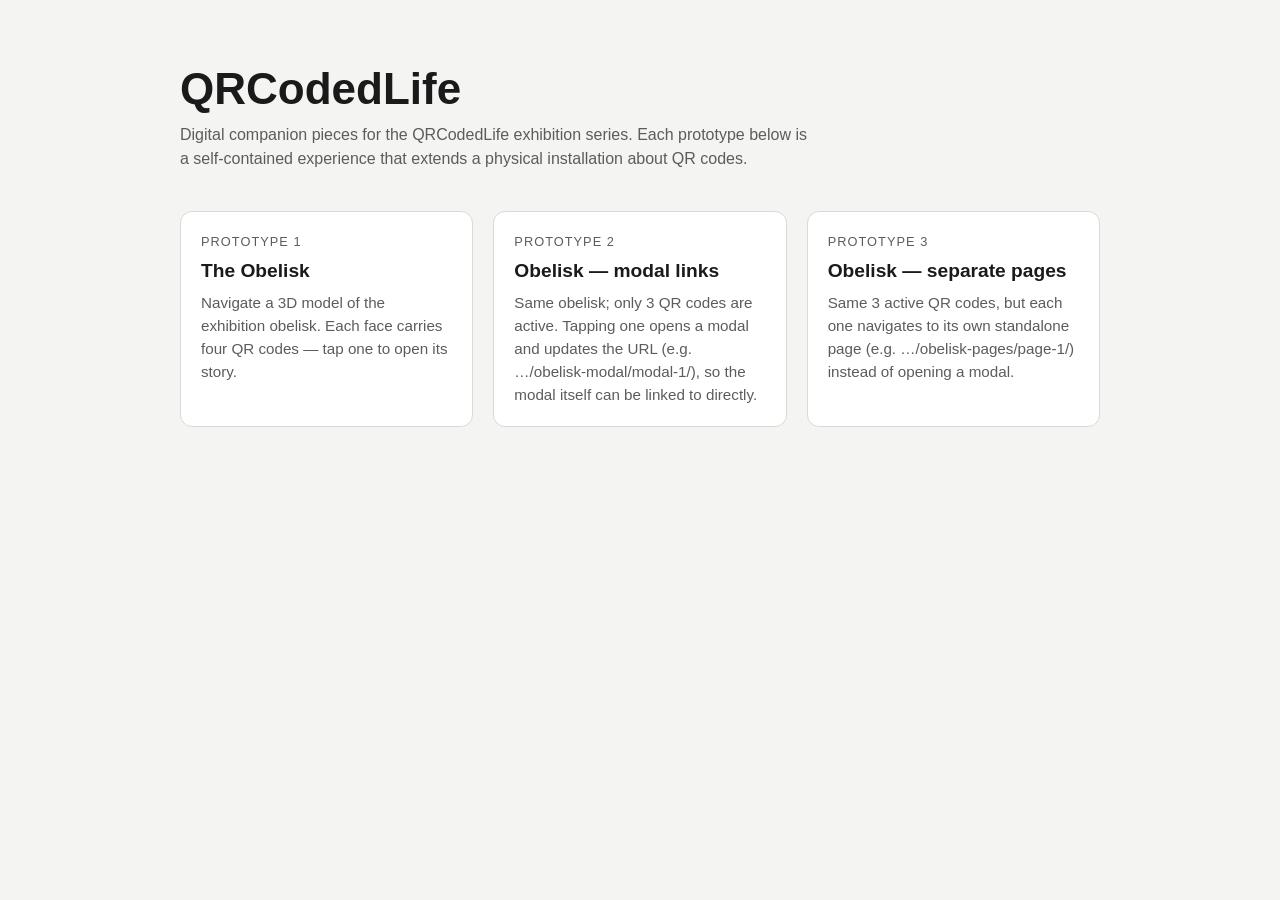
<file: index.html>
<!doctype html>
<html lang="en">
  <head>
    <meta charset="utf-8" />
    <meta name="viewport" content="width=device-width, initial-scale=1" />
    <title>QRCodedLife — digital companion</title>
    <meta
      name="description"
      content="Digital companion pieces for the QRCodedLife exhibition series about QR codes."
    />
    <link
      rel="icon"
      href="data:image/svg+xml,%3Csvg xmlns='http://www.w3.org/2000/svg' viewBox='0 0 7 7'%3E%3Cpath fill='%23111' d='M0 0h3v3H0zM4 0h3v3H4zM0 4h3v3H0zM4 4h1v1H4zM6 4h1v1H6zM5 5h1v1H5zM4 6h1v1H4zM6 6h1v1H6z'/%3E%3C/svg%3E"
    />
    <link rel="stylesheet" href="assets/css/base.css" />
  </head>
  <body>
    <main class="page">
      <h1 class="page__title">QRCodedLife</h1>
      <p class="page__intro">
        Digital companion pieces for the QRCodedLife exhibition series. Each
        prototype below is a self-contained experience that extends a physical
        installation about QR codes.
      </p>

      <div class="card-grid">
        <a class="card" href="prototypes/obelisk/index.html">
          <span class="card__eyebrow">Prototype 1</span>
          <span class="card__name">The Obelisk</span>
          <span class="card__desc">
            Navigate a 3D model of the exhibition obelisk. Each face carries four
            QR codes — tap one to open its story.
          </span>
        </a>

        <a class="card" href="prototypes/obelisk-modal/index.html">
          <span class="card__eyebrow">Prototype 2</span>
          <span class="card__name">Obelisk — modal links</span>
          <span class="card__desc">
            Same obelisk; only 3 QR codes are active. Tapping one opens a
            modal and updates the URL (e.g. …/obelisk-modal/modal-1/), so
            the modal itself can be linked to directly.
          </span>
        </a>

        <a class="card" href="prototypes/obelisk-pages/index.html">
          <span class="card__eyebrow">Prototype 3</span>
          <span class="card__name">Obelisk — separate pages</span>
          <span class="card__desc">
            Same 3 active QR codes, but each one navigates to its own
            standalone page (e.g. …/obelisk-pages/page-1/) instead of
            opening a modal.
          </span>
        </a>
      </div>
    </main>
  </body>
</html>
</file>
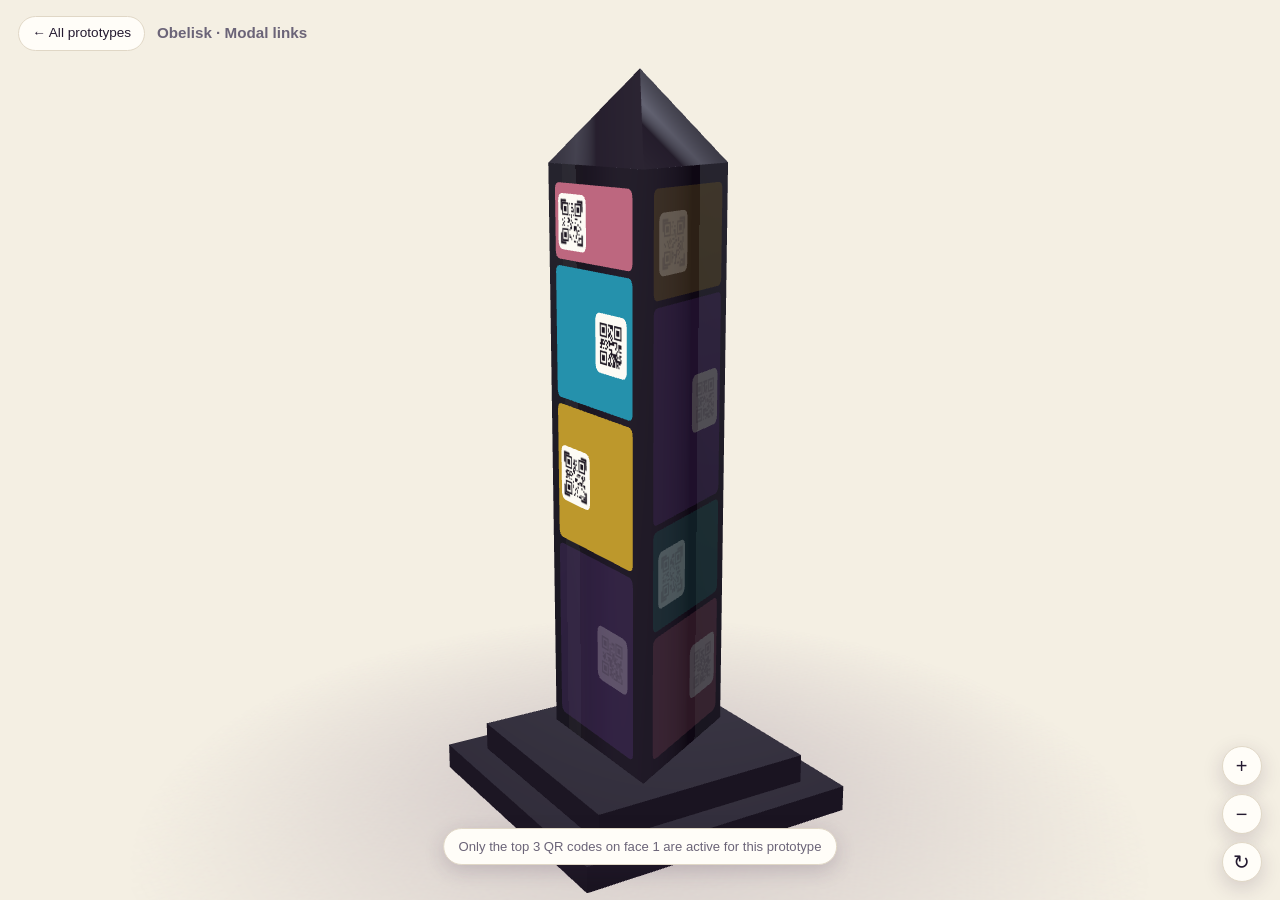
<file: prototypes/obelisk-modal/index.html>
<!doctype html>
<html lang="en">
  <head>
    <meta charset="utf-8" />
    <meta
      name="viewport"
      content="width=device-width, initial-scale=1, viewport-fit=cover"
    />
    <title>The Obelisk — Modal links — QRCodedLife</title>
    <meta
      name="description"
      content="Link-format prototype: QR codes deep-link to a modal, e.g. .../obelisk-modal/modal-1/"
    />
    <link
      rel="icon"
      href="data:image/svg+xml,%3Csvg xmlns='http://www.w3.org/2000/svg' viewBox='0 0 7 7'%3E%3Cpath fill='%23111' d='M0 0h3v3H0zM4 0h3v3H4zM0 4h3v3H0zM4 4h1v1H4zM6 4h1v1H6zM5 5h1v1H5zM4 6h1v1H4zM6 6h1v1H6z'/%3E%3C/svg%3E"
    />
    <link rel="stylesheet" href="../../assets/css/base.css" />
    <link rel="stylesheet" href="../../assets/css/obelisk.css" />

    <script type="importmap">
      {
        "imports": {
          "three": "../../assets/vendor/three/three.module.min.js",
          "three/addons/controls/OrbitControls.js": "../../assets/vendor/three/OrbitControls.js"
        }
      }
    </script>
  </head>
  <body>
    <div class="stage">
      <canvas class="stage__canvas" id="scene"></canvas>
      <div class="stage__status" id="status">Loading the obelisk…</div>
    </div>

    <div class="hud">
      <div class="hud__topbar">
        <a class="hud__back" href="../../index.html">&larr; All prototypes</a>
        <span class="hud__title">Obelisk · Modal links</span>
      </div>

      <div class="hud__controls">
        <button class="btn btn--icon" id="zoom-in" type="button" aria-label="Zoom in">+</button>
        <button class="btn btn--icon" id="zoom-out" type="button" aria-label="Zoom out">&minus;</button>
        <button class="btn btn--icon" id="reset-view" type="button" aria-label="Reset view">&#8635;</button>
      </div>

      <p class="hud__hint" id="hint">Only the top 3 QR codes on face 1 are active for this prototype</p>
    </div>

    <dialog class="modal" id="qr-modal" aria-labelledby="qr-modal-title">
      <div class="modal__inner">
        <button class="modal__close" id="qr-modal-close" type="button" aria-label="Close">&times;</button>
        <p class="modal__eyebrow" id="qr-modal-eyebrow">QR code</p>
        <h2 class="modal__title" id="qr-modal-title"></h2>
        <div class="modal__body" id="qr-modal-body"></div>
      </div>
    </dialog>

    <script type="module" src="../../assets/js/obelisk/main-modal-links.js"></script>
  </body>
</html>
</file>
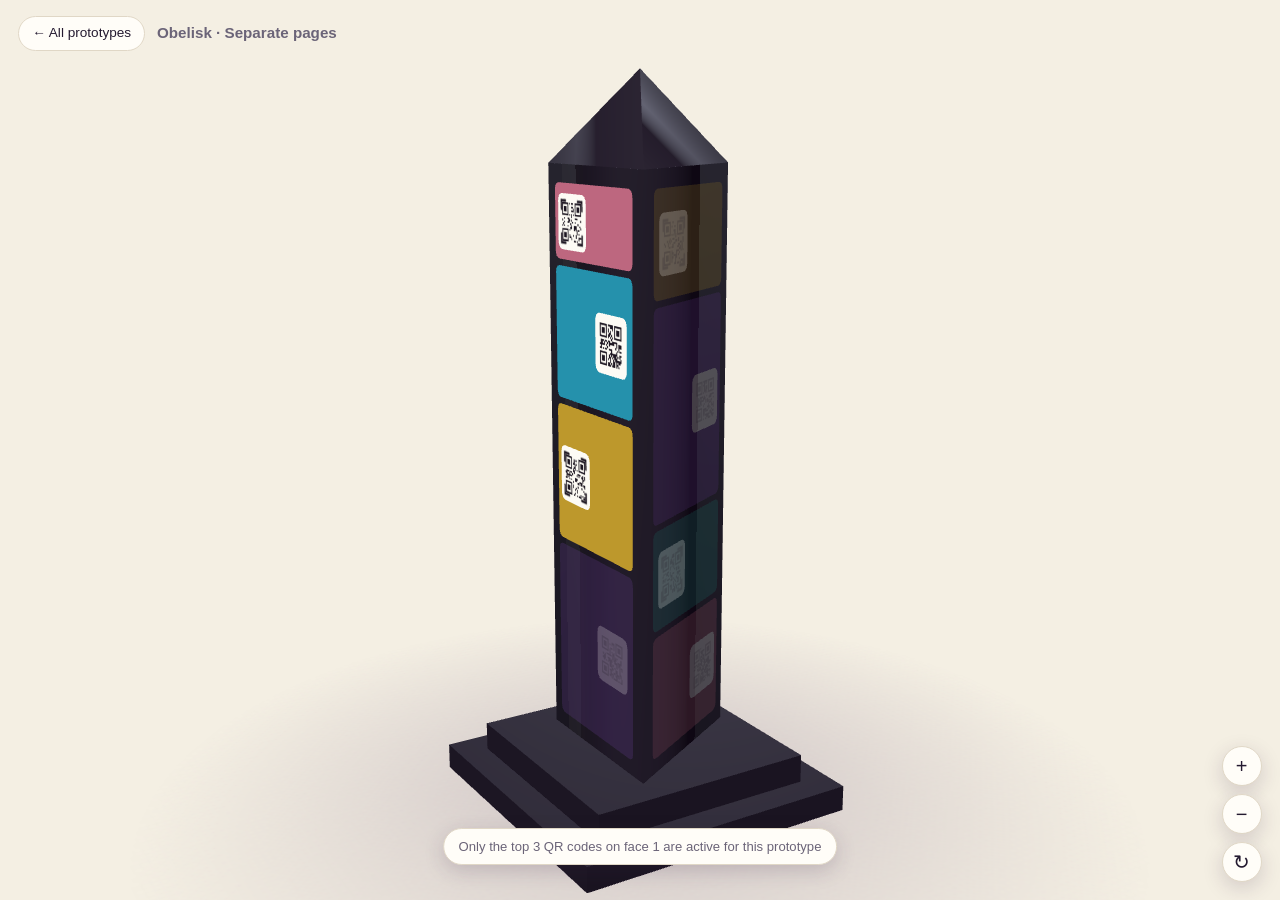
<file: prototypes/obelisk-pages/index.html>
<!doctype html>
<html lang="en">
  <head>
    <meta charset="utf-8" />
    <meta
      name="viewport"
      content="width=device-width, initial-scale=1, viewport-fit=cover"
    />
    <title>The Obelisk — Separate pages — QRCodedLife</title>
    <meta
      name="description"
      content="Link-format prototype: QR codes navigate to their own page, e.g. .../obelisk-pages/page-1/"
    />
    <link
      rel="icon"
      href="data:image/svg+xml,%3Csvg xmlns='http://www.w3.org/2000/svg' viewBox='0 0 7 7'%3E%3Cpath fill='%23111' d='M0 0h3v3H0zM4 0h3v3H4zM0 4h3v3H0zM4 4h1v1H4zM6 4h1v1H6zM5 5h1v1H5zM4 6h1v1H4zM6 6h1v1H6z'/%3E%3C/svg%3E"
    />
    <link rel="stylesheet" href="../../assets/css/base.css" />
    <link rel="stylesheet" href="../../assets/css/obelisk.css" />

    <script type="importmap">
      {
        "imports": {
          "three": "../../assets/vendor/three/three.module.min.js",
          "three/addons/controls/OrbitControls.js": "../../assets/vendor/three/OrbitControls.js"
        }
      }
    </script>
  </head>
  <body>
    <div class="stage">
      <canvas class="stage__canvas" id="scene"></canvas>
      <div class="stage__status" id="status">Loading the obelisk…</div>
    </div>

    <div class="hud">
      <div class="hud__topbar">
        <a class="hud__back" href="../../index.html">&larr; All prototypes</a>
        <span class="hud__title">Obelisk · Separate pages</span>
      </div>

      <div class="hud__controls">
        <button class="btn btn--icon" id="zoom-in" type="button" aria-label="Zoom in">+</button>
        <button class="btn btn--icon" id="zoom-out" type="button" aria-label="Zoom out">&minus;</button>
        <button class="btn btn--icon" id="reset-view" type="button" aria-label="Reset view">&#8635;</button>
      </div>

      <p class="hud__hint" id="hint">Only the top 3 QR codes on face 1 are active for this prototype</p>
    </div>

    <script type="module" src="../../assets/js/obelisk/main-page-links.js"></script>
  </body>
</html>
</file>
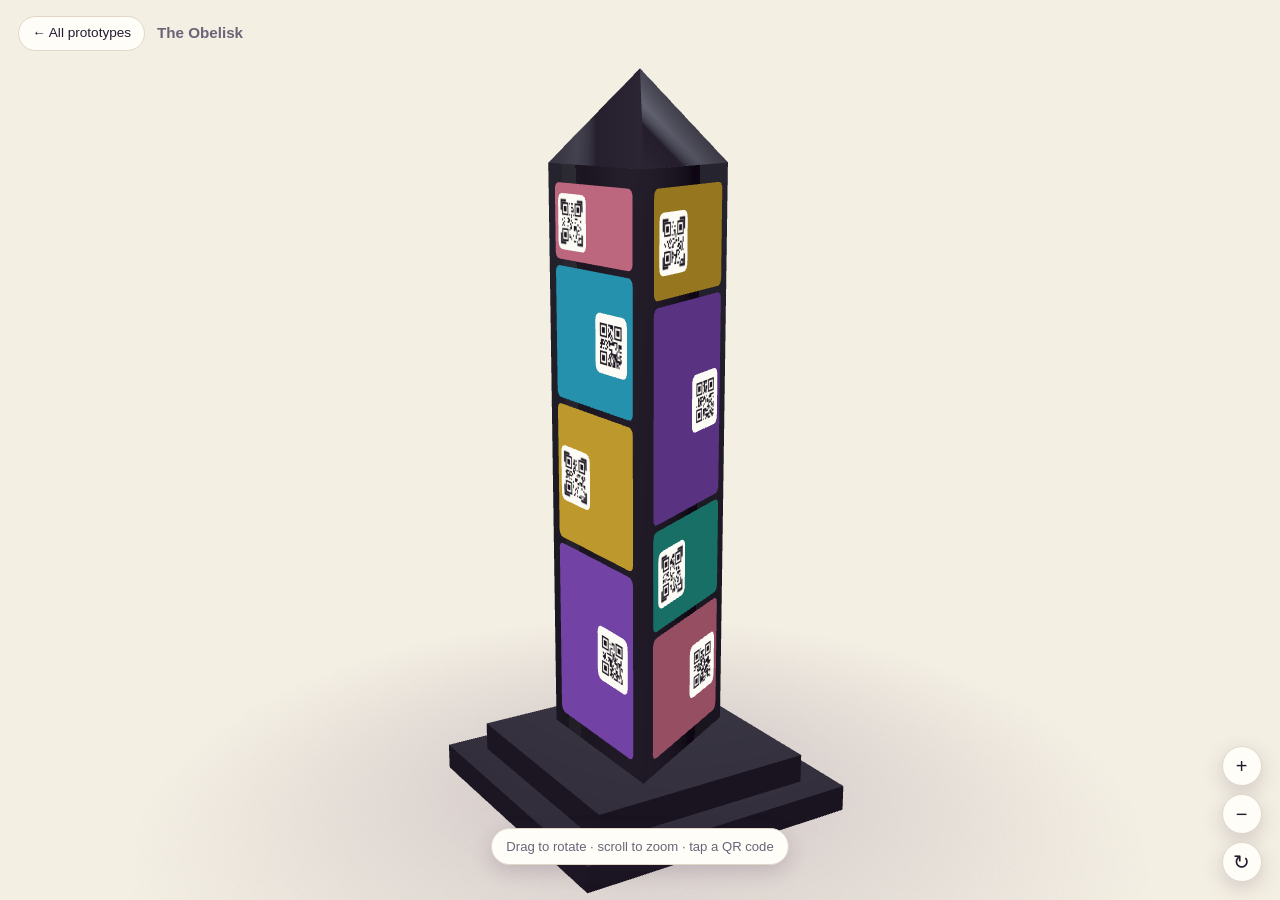
<file: prototypes/obelisk/index.html>
<!doctype html>
<html lang="en">
  <head>
    <meta charset="utf-8" />
    <meta
      name="viewport"
      content="width=device-width, initial-scale=1, viewport-fit=cover"
    />
    <title>The Obelisk — QRCodedLife</title>
    <meta
      name="description"
      content="Navigate a 3D model of the QRCodedLife exhibition obelisk."
    />
    <link
      rel="icon"
      href="data:image/svg+xml,%3Csvg xmlns='http://www.w3.org/2000/svg' viewBox='0 0 7 7'%3E%3Cpath fill='%23111' d='M0 0h3v3H0zM4 0h3v3H4zM0 4h3v3H0zM4 4h1v1H4zM6 4h1v1H6zM5 5h1v1H5zM4 6h1v1H4zM6 6h1v1H6z'/%3E%3C/svg%3E"
    />
    <link rel="stylesheet" href="../../assets/css/base.css" />
    <link rel="stylesheet" href="../../assets/css/obelisk.css" />

    <script type="importmap">
      {
        "imports": {
          "three": "../../assets/vendor/three/three.module.min.js",
          "three/addons/controls/OrbitControls.js": "../../assets/vendor/three/OrbitControls.js"
        }
      }
    </script>
  </head>
  <body>
    <div class="stage">
      <canvas class="stage__canvas" id="scene"></canvas>
      <div class="stage__status" id="status">Loading the obelisk…</div>
    </div>

    <div class="hud">
      <div class="hud__topbar">
        <a class="hud__back" href="../../index.html">&larr; All prototypes</a>
        <span class="hud__title">The Obelisk</span>
      </div>

      <div class="hud__controls">
        <button class="btn btn--icon" id="zoom-in" type="button" aria-label="Zoom in">+</button>
        <button class="btn btn--icon" id="zoom-out" type="button" aria-label="Zoom out">&minus;</button>
        <button class="btn btn--icon" id="reset-view" type="button" aria-label="Reset view">&#8635;</button>
      </div>

      <p class="hud__hint" id="hint">Drag to rotate &middot; scroll to zoom &middot; tap a QR code</p>
    </div>

    <dialog class="modal" id="qr-modal" aria-labelledby="qr-modal-title">
      <div class="modal__inner">
        <button class="modal__close" id="qr-modal-close" type="button" aria-label="Close">&times;</button>
        <p class="modal__eyebrow" id="qr-modal-eyebrow">QR code</p>
        <h2 class="modal__title" id="qr-modal-title"></h2>
        <div class="modal__body" id="qr-modal-body"></div>
      </div>
    </dialog>

    <script type="module" src="../../assets/js/obelisk/main.js"></script>
  </body>
</html>
</file>
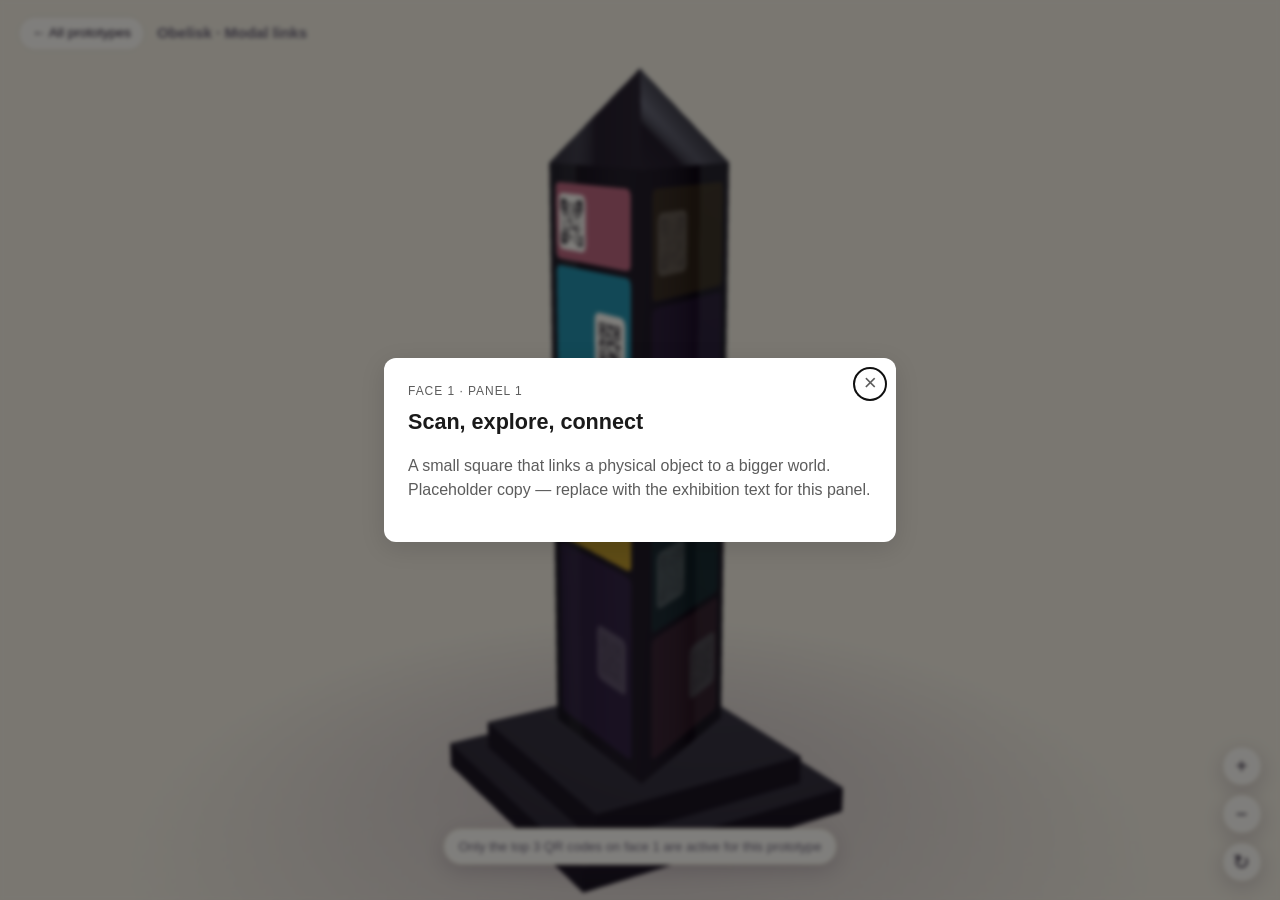
<file: prototypes/obelisk-modal/modal-1/index.html>
<!doctype html>
<html lang="en">
  <head>
    <meta charset="utf-8" />
    <meta
      name="viewport"
      content="width=device-width, initial-scale=1, viewport-fit=cover"
    />
    <title>The Obelisk — Modal links — QRCodedLife</title>
    <meta
      name="description"
      content="Link-format prototype: QR codes deep-link to a modal, e.g. .../obelisk-modal/modal-1/"
    />
    <link
      rel="icon"
      href="data:image/svg+xml,%3Csvg xmlns='http://www.w3.org/2000/svg' viewBox='0 0 7 7'%3E%3Cpath fill='%23111' d='M0 0h3v3H0zM4 0h3v3H4zM0 4h3v3H0zM4 4h1v1H4zM6 4h1v1H6zM5 5h1v1H5zM4 6h1v1H4zM6 6h1v1H6z'/%3E%3C/svg%3E"
    />
    <link rel="stylesheet" href="../../../assets/css/base.css" />
    <link rel="stylesheet" href="../../../assets/css/obelisk.css" />

    <script type="importmap">
      {
        "imports": {
          "three": "../../../assets/vendor/three/three.module.min.js",
          "three/addons/controls/OrbitControls.js": "../../../assets/vendor/three/OrbitControls.js"
        }
      }
    </script>
  </head>
  <body>
    <div class="stage">
      <canvas class="stage__canvas" id="scene"></canvas>
      <div class="stage__status" id="status">Loading the obelisk…</div>
    </div>

    <div class="hud">
      <div class="hud__topbar">
        <a class="hud__back" href="../../../index.html">&larr; All prototypes</a>
        <span class="hud__title">Obelisk · Modal links</span>
      </div>

      <div class="hud__controls">
        <button class="btn btn--icon" id="zoom-in" type="button" aria-label="Zoom in">+</button>
        <button class="btn btn--icon" id="zoom-out" type="button" aria-label="Zoom out">&minus;</button>
        <button class="btn btn--icon" id="reset-view" type="button" aria-label="Reset view">&#8635;</button>
      </div>

      <p class="hud__hint" id="hint">Only the top 3 QR codes on face 1 are active for this prototype</p>
    </div>

    <dialog class="modal" id="qr-modal" aria-labelledby="qr-modal-title">
      <div class="modal__inner">
        <button class="modal__close" id="qr-modal-close" type="button" aria-label="Close">&times;</button>
        <p class="modal__eyebrow" id="qr-modal-eyebrow">QR code</p>
        <h2 class="modal__title" id="qr-modal-title"></h2>
        <div class="modal__body" id="qr-modal-body"></div>
      </div>
    </dialog>

    <script type="module" src="../../../assets/js/obelisk/main-modal-links.js"></script>
  </body>
</html>
</file>
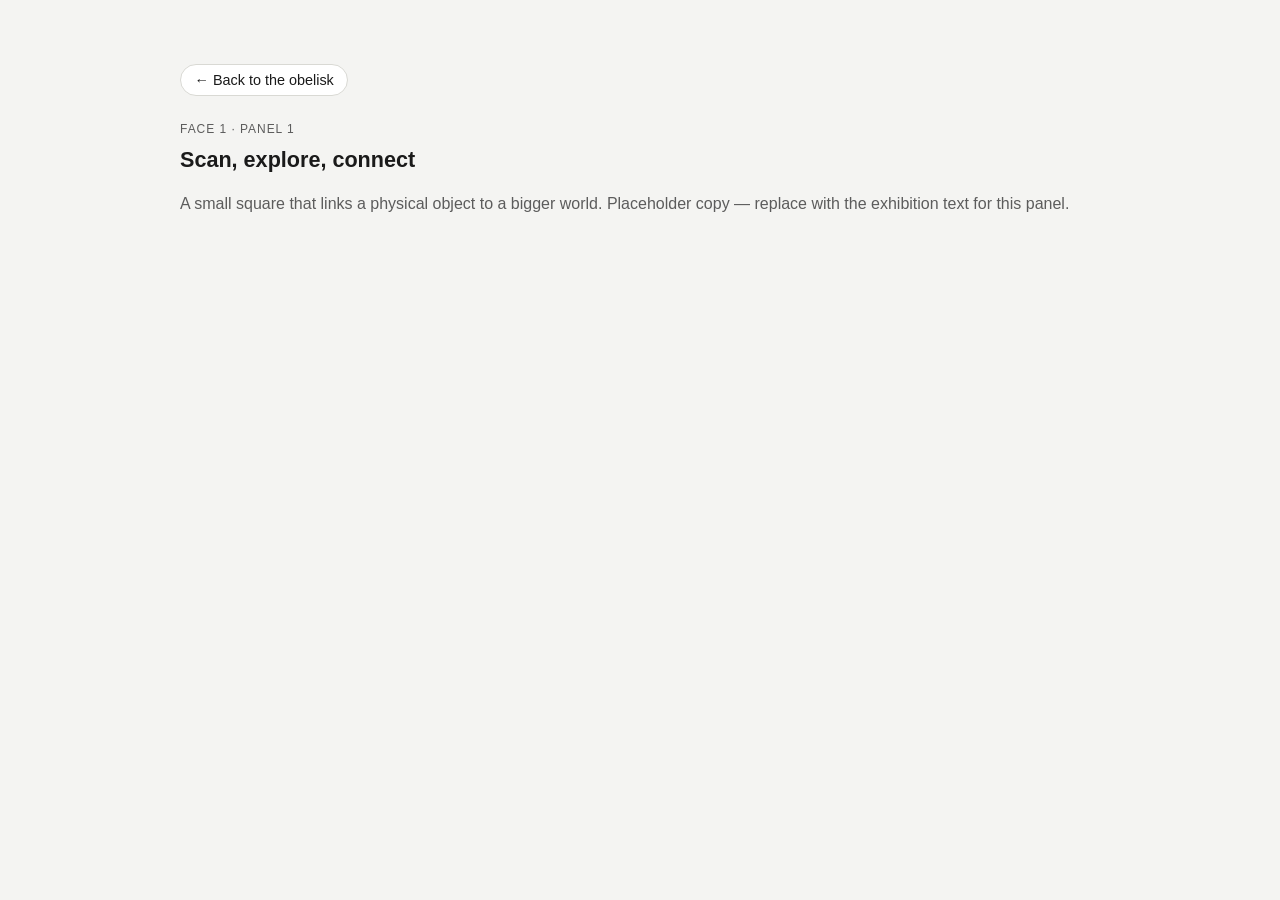
<file: prototypes/obelisk-pages/page-1/index.html>
<!doctype html>
<html lang="en">
  <head>
    <meta charset="utf-8" />
    <meta name="viewport" content="width=device-width, initial-scale=1" />
    <title>QR code — The Obelisk — QRCodedLife</title>
    <link
      rel="icon"
      href="data:image/svg+xml,%3Csvg xmlns='http://www.w3.org/2000/svg' viewBox='0 0 7 7'%3E%3Cpath fill='%23111' d='M0 0h3v3H0zM4 0h3v3H4zM0 4h3v3H0zM4 4h1v1H4zM6 4h1v1H6zM5 5h1v1H5zM4 6h1v1H4zM6 6h1v1H6z'/%3E%3C/svg%3E"
    />
    <link rel="stylesheet" href="../../../assets/css/base.css" />
  </head>
  <body data-qr-id="face1-1">
    <main class="page">
      <a class="btn page__back" href="../index.html">&larr; Back to the obelisk</a>
      <p class="modal__eyebrow" id="qr-eyebrow">QR code</p>
      <h1 class="modal__title" id="qr-title"></h1>
      <div class="modal__body" id="qr-body"></div>
    </main>
    <script type="module" src="../../../assets/js/obelisk/qr-page.js"></script>
  </body>
</html>
</file>
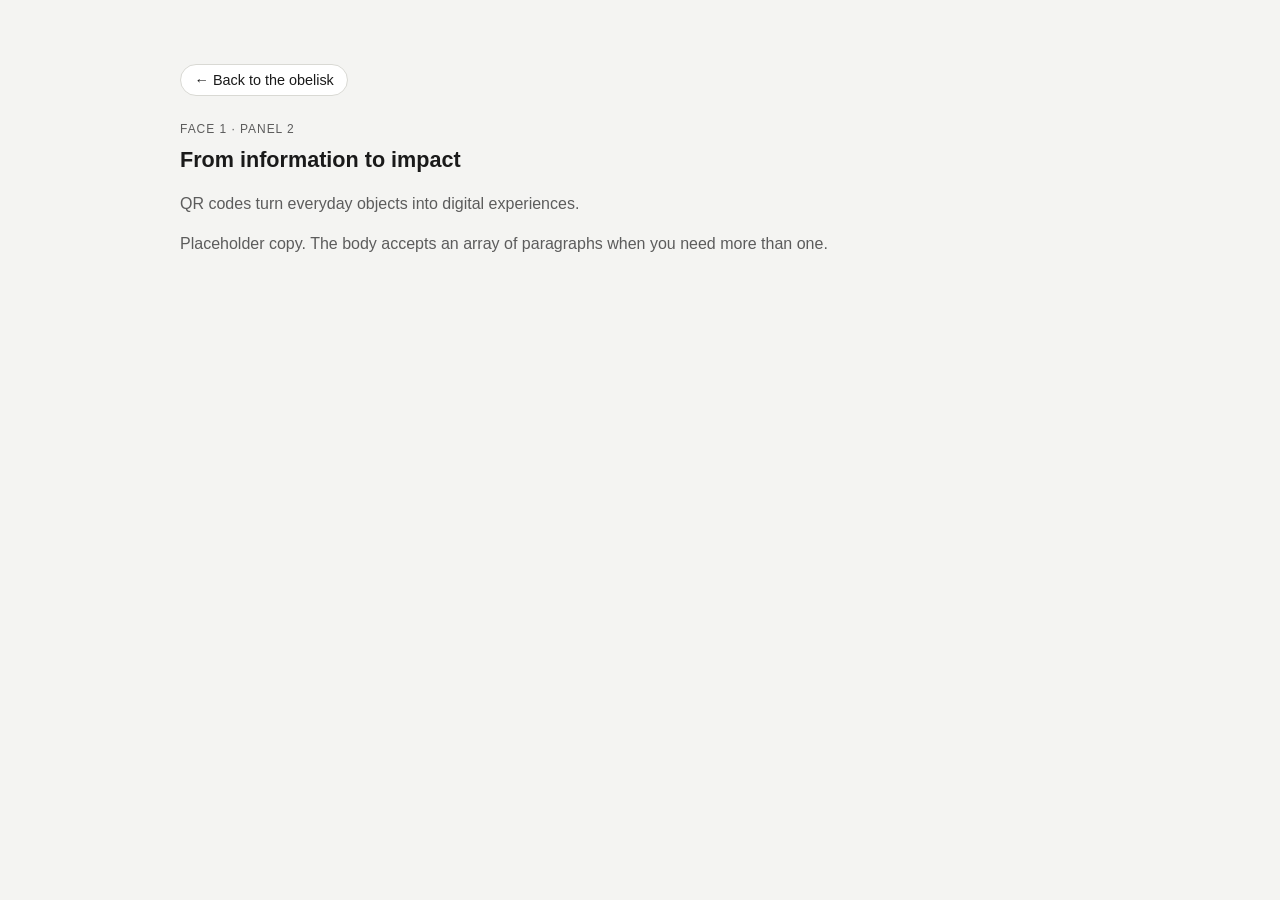
<file: prototypes/obelisk-pages/page-2/index.html>
<!doctype html>
<html lang="en">
  <head>
    <meta charset="utf-8" />
    <meta name="viewport" content="width=device-width, initial-scale=1" />
    <title>QR code — The Obelisk — QRCodedLife</title>
    <link
      rel="icon"
      href="data:image/svg+xml,%3Csvg xmlns='http://www.w3.org/2000/svg' viewBox='0 0 7 7'%3E%3Cpath fill='%23111' d='M0 0h3v3H0zM4 0h3v3H4zM0 4h3v3H0zM4 4h1v1H4zM6 4h1v1H6zM5 5h1v1H5zM4 6h1v1H4zM6 6h1v1H6z'/%3E%3C/svg%3E"
    />
    <link rel="stylesheet" href="../../../assets/css/base.css" />
  </head>
  <body data-qr-id="face1-2">
    <main class="page">
      <a class="btn page__back" href="../index.html">&larr; Back to the obelisk</a>
      <p class="modal__eyebrow" id="qr-eyebrow">QR code</p>
      <h1 class="modal__title" id="qr-title"></h1>
      <div class="modal__body" id="qr-body"></div>
    </main>
    <script type="module" src="../../../assets/js/obelisk/qr-page.js"></script>
  </body>
</html>
</file>
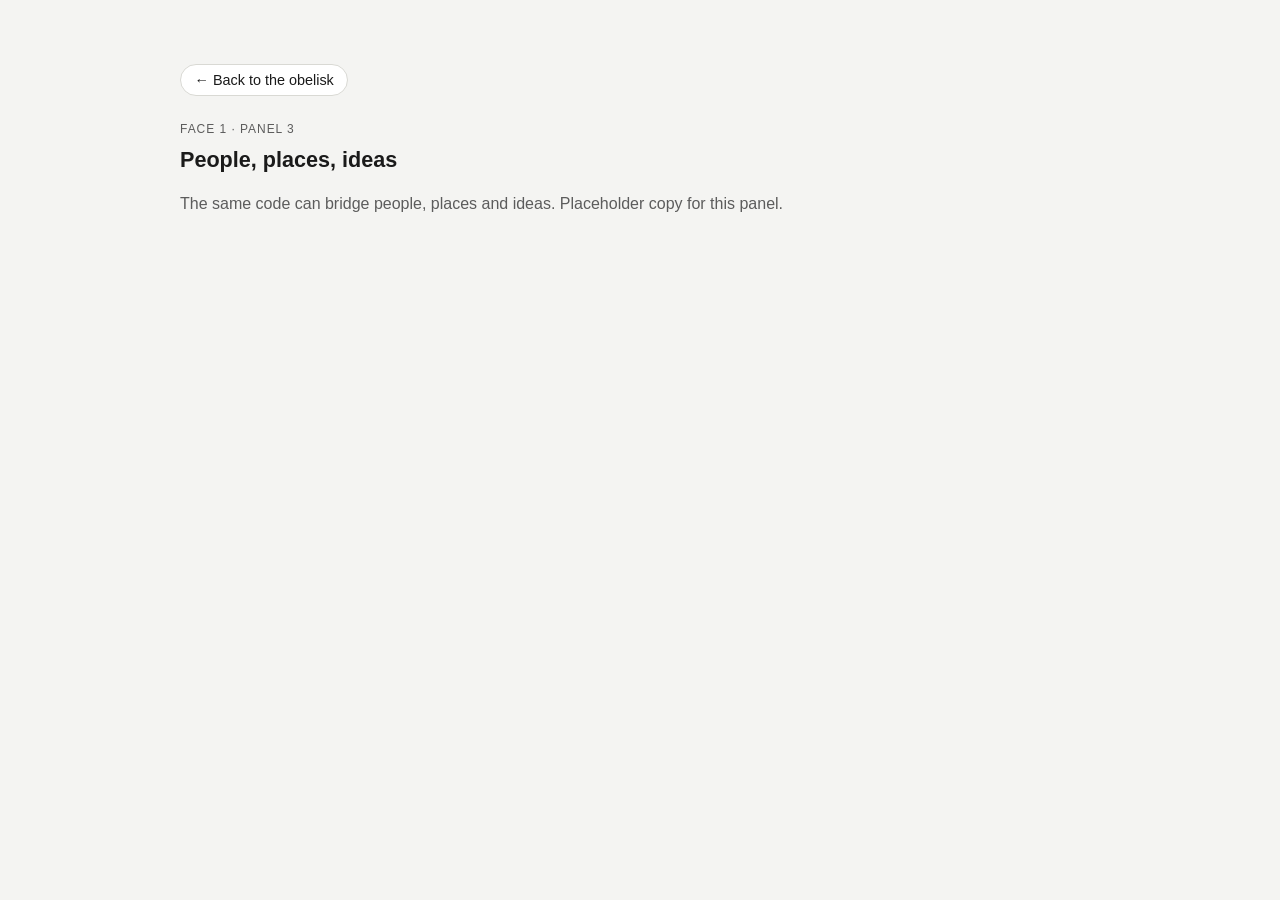
<file: prototypes/obelisk-pages/page-3/index.html>
<!doctype html>
<html lang="en">
  <head>
    <meta charset="utf-8" />
    <meta name="viewport" content="width=device-width, initial-scale=1" />
    <title>QR code — The Obelisk — QRCodedLife</title>
    <link
      rel="icon"
      href="data:image/svg+xml,%3Csvg xmlns='http://www.w3.org/2000/svg' viewBox='0 0 7 7'%3E%3Cpath fill='%23111' d='M0 0h3v3H0zM4 0h3v3H4zM0 4h3v3H0zM4 4h1v1H4zM6 4h1v1H6zM5 5h1v1H5zM4 6h1v1H4zM6 6h1v1H6z'/%3E%3C/svg%3E"
    />
    <link rel="stylesheet" href="../../../assets/css/base.css" />
  </head>
  <body data-qr-id="face1-3">
    <main class="page">
      <a class="btn page__back" href="../index.html">&larr; Back to the obelisk</a>
      <p class="modal__eyebrow" id="qr-eyebrow">QR code</p>
      <h1 class="modal__title" id="qr-title"></h1>
      <div class="modal__body" id="qr-body"></div>
    </main>
    <script type="module" src="../../../assets/js/obelisk/qr-page.js"></script>
  </body>
</html>
</file>
<file: assets/css/base.css>
/* ==========================================================================
   base.css — shared reset, design tokens, landing layout, modal, HUD
   Used by every page. Prototype-specific rules live in their own file.
   ========================================================================== */

/* ---- tokens ------------------------------------------------------------- */
:root {
  --bg: #f4f4f2;
  --bg-elevated: #ffffff;
  --fg: #1a1a1a;
  --fg-muted: #5c5c5c;
  --border: #d9d9d4;
  --accent: #2f6df6;
  --accent-contrast: #ffffff;
  --shadow: 0 6px 24px rgba(0, 0, 0, 0.12);
  --radius: 12px;
  --maxw: 60rem;
  --font: -apple-system, BlinkMacSystemFont, "Segoe UI", Roboto, Helvetica, Arial,
    sans-serif;
}

@media (prefers-color-scheme: dark) {
  :root {
    --bg: #121316;
    --bg-elevated: #1c1e22;
    --fg: #f0f0f0;
    --fg-muted: #a2a2a2;
    --border: #33363c;
    --accent: #6ea0ff;
    --accent-contrast: #0b1020;
    --shadow: 0 6px 24px rgba(0, 0, 0, 0.5);
  }
}

/* ---- reset ------------------------------------------------------------- */
*,
*::before,
*::after {
  box-sizing: border-box;
}

html {
  -webkit-text-size-adjust: 100%;
}

body {
  margin: 0;
  font-family: var(--font);
  color: var(--fg);
  background: var(--bg);
  line-height: 1.5;
  -webkit-font-smoothing: antialiased;
}

img {
  max-width: 100%;
  display: block;
}

a {
  color: var(--accent);
}

/* ---- landing page --------------------------------------------------------- */
.page {
  max-width: var(--maxw);
  margin: 0 auto;
  padding: clamp(1.5rem, 5vw, 4rem) 1.25rem;
}

.page__title {
  font-size: clamp(1.75rem, 5vw, 2.75rem);
  line-height: 1.15;
  margin: 0 0 0.5rem;
}

.page__intro {
  color: var(--fg-muted);
  max-width: 40rem;
  margin: 0 0 2.5rem;
}

.card-grid {
  display: grid;
  gap: 1.25rem;
  grid-template-columns: repeat(auto-fill, minmax(min(100%, 18rem), 1fr));
}

.card {
  display: flex;
  flex-direction: column;
  gap: 0.4rem;
  padding: 1.25rem;
  background: var(--bg-elevated);
  border: 1px solid var(--border);
  border-radius: var(--radius);
  color: inherit;
  text-decoration: none;
  transition: transform 0.15s ease, box-shadow 0.15s ease;
}

.card:hover,
.card:focus-visible {
  transform: translateY(-2px);
  box-shadow: var(--shadow);
}

.card__eyebrow {
  font-size: 0.8rem;
  text-transform: uppercase;
  letter-spacing: 0.08em;
  color: var(--fg-muted);
}

.card__name {
  font-size: 1.2rem;
  font-weight: 650;
}

.card__desc {
  color: var(--fg-muted);
  font-size: 0.95rem;
}

.card--soon {
  opacity: 0.55;
  pointer-events: none;
}

/* ---- standalone QR content page (Prototype 3) --------------------------- */
.page__back {
  display: inline-flex;
  text-decoration: none;
  margin-bottom: 1.5rem;
}

/* ---- buttons ----------------------------------------------------------- */
.btn {
  appearance: none;
  border: 1px solid var(--border);
  background: var(--bg-elevated);
  color: var(--fg);
  font: inherit;
  font-size: 0.9rem;
  padding: 0.5rem 0.85rem;
  border-radius: 999px;
  cursor: pointer;
  line-height: 1;
}

.btn:hover,
.btn:focus-visible {
  border-color: var(--accent);
}

.btn--icon {
  width: 2.5rem;
  height: 2.5rem;
  padding: 0;
  display: grid;
  place-items: center;
  font-size: 1.25rem;
}

/* ---- modal (native <dialog>) ---------------------------------------------- */
dialog.modal {
  border: none;
  padding: 0;
  border-radius: var(--radius);
  background: var(--bg-elevated);
  color: var(--fg);
  box-shadow: var(--shadow);
  max-width: min(32rem, calc(100vw - 2rem));
  width: 100%;
}

dialog.modal::backdrop {
  background: rgba(0, 0, 0, 0.5);
  backdrop-filter: blur(2px);
}

.modal__inner {
  padding: 1.5rem;
}

.modal__close {
  position: absolute;
  top: 0.6rem;
  right: 0.6rem;
  width: 2rem;
  height: 2rem;
  border-radius: 999px;
  border: none;
  background: transparent;
  color: var(--fg-muted);
  font-size: 1.4rem;
  line-height: 1;
  cursor: pointer;
}

.modal__close:hover {
  color: var(--fg);
}

.modal__eyebrow {
  font-size: 0.75rem;
  text-transform: uppercase;
  letter-spacing: 0.08em;
  color: var(--fg-muted);
  margin: 0 0 0.35rem;
}

.modal__title {
  margin: 0 0 0.75rem;
  font-size: 1.35rem;
}

.modal__body {
  margin: 0;
  color: var(--fg-muted);
}

.modal__body img {
  margin-top: 1rem;
  border-radius: 8px;
}

/* bottom-sheet on small screens */
@media (max-width: 640px) {
  dialog.modal {
    max-width: 100vw;
    width: 100vw;
    max-height: 85vh;
    overflow-y: auto;
    margin: 0;
    position: fixed;
    inset: auto 0 0 0; /* pin to bottom */
    border-radius: 16px 16px 0 0;
    animation: sheet-up 0.22s ease;
  }

  @keyframes sheet-up {
    from {
      transform: translateY(100%);
    }
  }
}

@media (prefers-reduced-motion: reduce) {
  * {
    animation-duration: 0.001ms !important;
    transition-duration: 0.001ms !important;
  }
}
</file>
<file: assets/css/obelisk.css>
/* ==========================================================================
   obelisk.css — Prototype 1: full-viewport 3D canvas + overlay HUD
   ========================================================================== */

html,
body {
  height: 100%;
  overflow: hidden;
  overscroll-behavior: none;
}

/* the 3D stage is always the cream "poster" look, so pin the HUD chips to a
   light palette regardless of the viewer's system theme */
.stage,
.hud {
  --fg: #241a30;
  --fg-muted: #6b6478;
  --bg-elevated: #fffdf8;
  --border: #e0d7c6;
  --shadow: 0 6px 20px rgba(60, 40, 70, 0.18);
  color-scheme: light;
}

.stage {
  position: fixed;
  inset: 0;
  background: radial-gradient(125% 125% at 50% 12%, #fbf7ee 0%, #ece2d0 72%);
}

.stage__canvas {
  display: block;
  width: 100%;
  height: 100%;
  touch-action: none; /* let OrbitControls own the gesture */
}

/* ---- overlay HUD --------------------------------------------------------- */
.hud {
  position: fixed;
  inset: 0;
  pointer-events: none; /* only children opt back in */
  padding: env(safe-area-inset-top) env(safe-area-inset-right)
    env(safe-area-inset-bottom) env(safe-area-inset-left);
}

.hud__topbar {
  position: absolute;
  top: 0;
  left: 0;
  right: 0;
  display: flex;
  align-items: center;
  gap: 0.75rem;
  padding: 1rem 1.15rem;
}

.hud__back {
  pointer-events: auto;
  display: inline-flex;
  align-items: center;
  gap: 0.35rem;
  text-decoration: none;
  color: var(--fg);
  background: var(--bg-elevated);
  border: 1px solid var(--border);
  border-radius: 999px;
  padding: 0.4rem 0.8rem;
  font-size: 0.85rem;
  white-space: nowrap;
}

.hud__back:hover {
  border-color: var(--accent);
}

.hud__title {
  font-size: 0.95rem;
  font-weight: 600;
  color: var(--fg-muted);
  overflow: hidden;
  text-overflow: ellipsis;
  white-space: nowrap;
}

.hud__controls {
  position: absolute;
  right: 1.15rem;
  bottom: 1.15rem;
  display: flex;
  flex-direction: column;
  gap: 0.5rem;
}

.hud__controls .btn {
  pointer-events: auto;
  box-shadow: var(--shadow);
}

.hud__hint {
  position: absolute;
  left: 50%;
  bottom: 1.4rem;
  transform: translateX(-50%);
  background: var(--bg-elevated);
  border: 1px solid var(--border);
  border-radius: 999px;
  padding: 0.45rem 0.9rem;
  font-size: 0.82rem;
  color: var(--fg-muted);
  box-shadow: var(--shadow);
  transition: opacity 0.4s ease;
  max-width: calc(100vw - 2rem);
  text-align: center;
}

.hud__hint[hidden] {
  display: block; /* keep layout, fade instead of pop */
  opacity: 0;
  pointer-events: none;
}

@media (max-width: 640px) {
  .hud__controls {
    right: 0.9rem;
    bottom: 0.9rem;
  }

  .hud__hint {
    bottom: 1rem;
    left: 0.9rem;
    right: 4.6rem; /* stop short of the control stack */
    transform: none;
    max-width: none;
  }
}

/* loading / error states */
.stage__status {
  position: absolute;
  inset: 0;
  display: grid;
  place-items: center;
  padding: 2rem;
  text-align: center;
  color: var(--fg-muted);
  font-size: 0.95rem;
}

.stage__status[hidden] {
  display: none;
}
</file>
